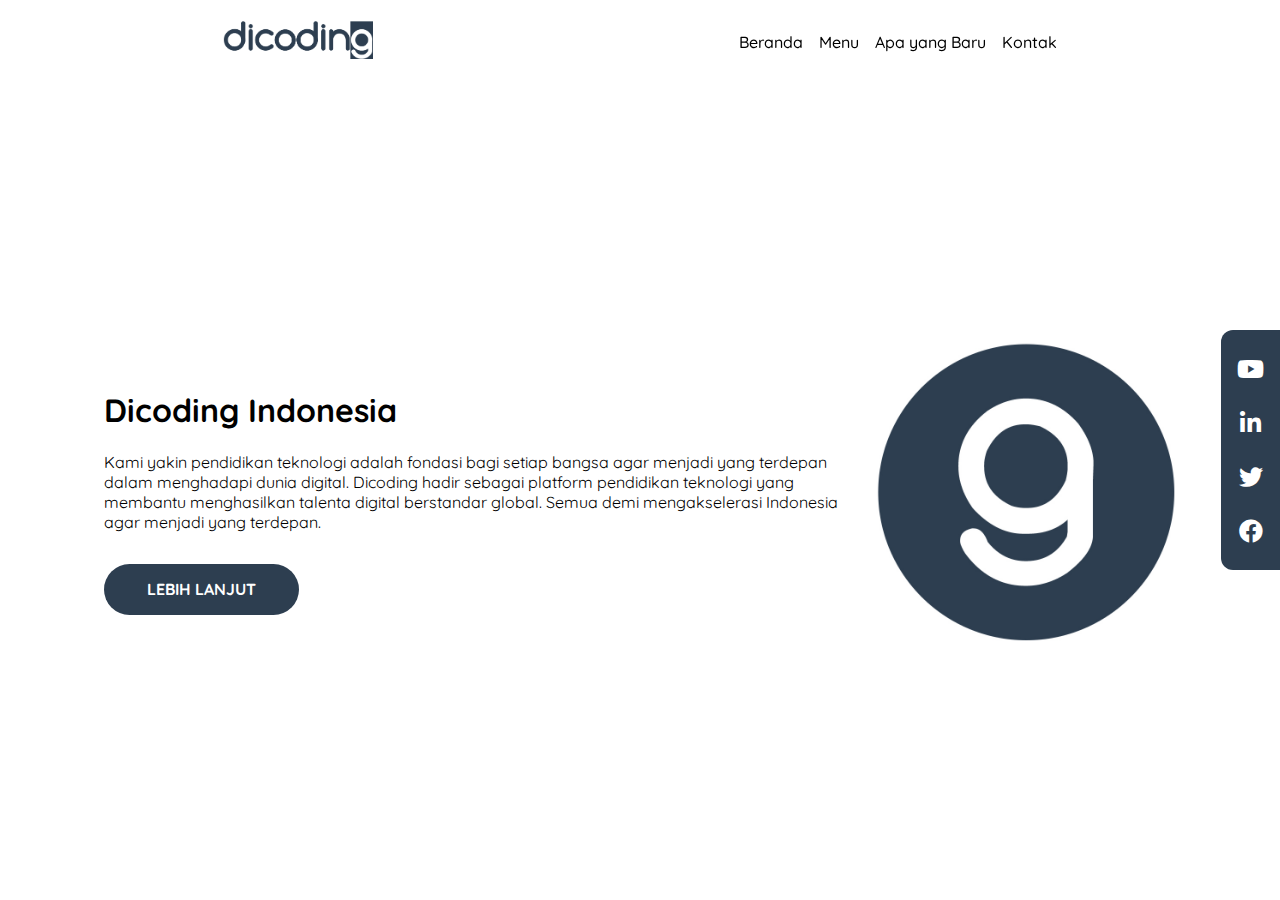
<file: landing-page-dicoding/index.html>
<!DOCTYPE html><html></html>
  <head>
    <meta charset="utf-8" />
    <meta name="viewport" content="width=device-width, initial-scale=1.0" />
    <title>Landing Page Dicoding</title>
 
    <!-- CSS -->
    <link rel="stylesheet" href="css/app.css" />

    <!-- Google Font -->
    <link rel="preconnect" href="https://fonts.googleapis.com">
    <link rel="preconnect" href="https://fonts.gstatic.com" crossorigin>
    <link href="https://fonts.googleapis.com/css2?family=Quicksand:wght@300..700&display=swap" rel="stylesheet">

    <!-- Font Awesome -->
    <link 
    rel="stylesheet" 
    href="https://cdnjs.cloudflare.com/ajax/libs/font-awesome/5.15.4/css/all.min.css" integrity="sha512-1ycn6IcaQQ40/MKBW2W4Rhis/DbILU74C1vSrLJxCq57o941Ym01SwNsOMqvEBFlcgUa6xLiPY/NS5R+E6ztJQ==" 
    crossorigin="anonymous" 
    referrerpolicy="no-referrer" />
  </head>
  <body>
    <header class="navbar-container">
        <div class="logo">
            <img src="img/dicoding-header-logo.png" alt="Dicoding Indonesia">
        </div>
        <nav class="nav-list">
            <ul>
                <li><a href="#">Beranda</a></li>
                <li><a href="#">Menu</a></li>
                <li><a href="#">Apa yang Baru</a></li>
                <li><a href="#">Kontak</a></li>
            </ul>
        </nav>
    </header>
    <main>
        <div class="content">
          <div class="content-description">
            <h1 class="title">Dicoding Indonesia</h1>
            <p>
              Kami yakin pendidikan teknologi adalah fondasi bagi setiap bangsa agar menjadi yang
              terdepan dalam menghadapi dunia digital. Dicoding hadir sebagai platform pendidikan
              teknologi yang membantu menghasilkan talenta digital berstandar global. Semua demi
              mengakselerasi Indonesia agar menjadi yang terdepan.
            </p>
            <button>Lebih lanjut</button>
          </div>
          <div class="content-image">
            <img src="img/circle-g.jpg" alt="Dicoding Indonesia" />
          </div>
        </div>
        <aside>
          <div class="social-media">
            <ul>
              <li><a href="#"><i class="fab fa-youtube"></i></a></li>
              <li><a href="#"><i class="fab fa-linkedin-in"></i></a></li>
              <li><a href="#"><i class="fab fa-twitter"></i></a></li>
              <li><a href="#"><i class="fab fa-facebook"></i></a></li>
            </ul>
          </div>
        </aside>
      </main>
  </body>
</html>
</file>
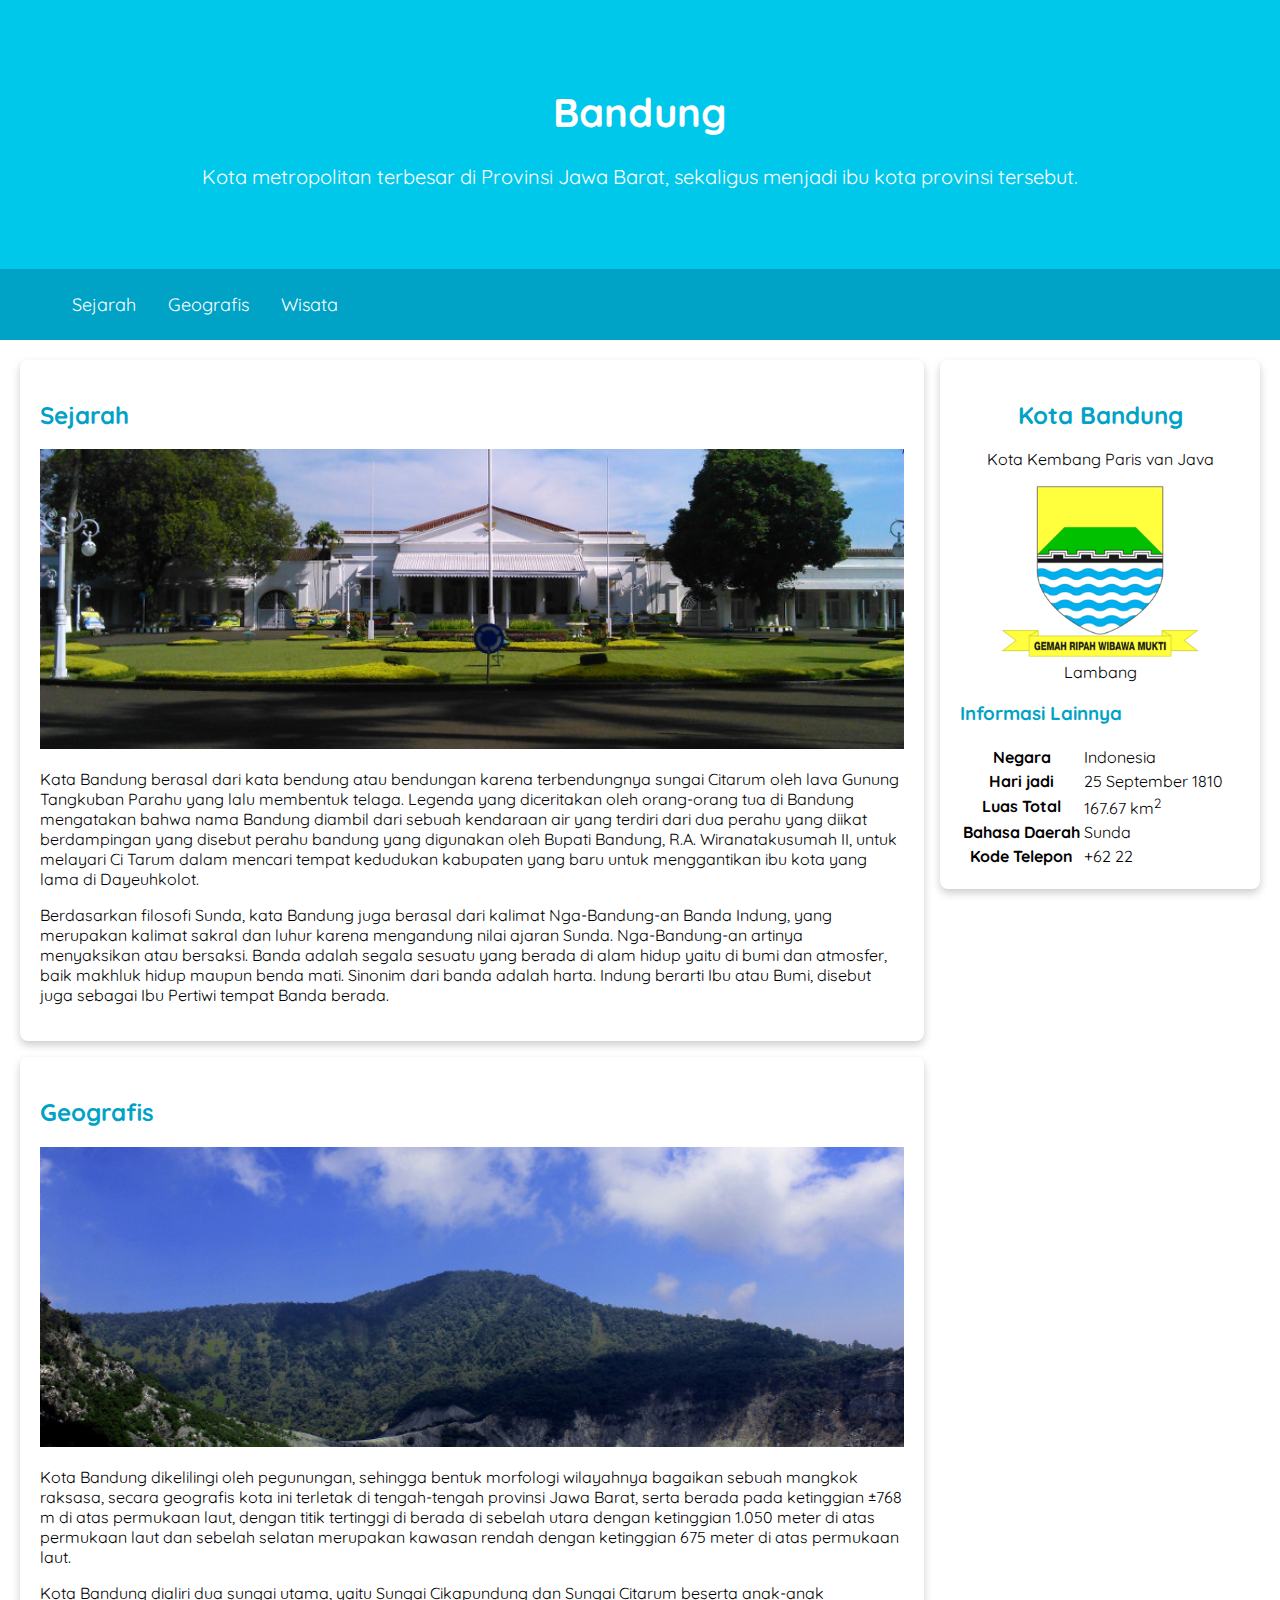
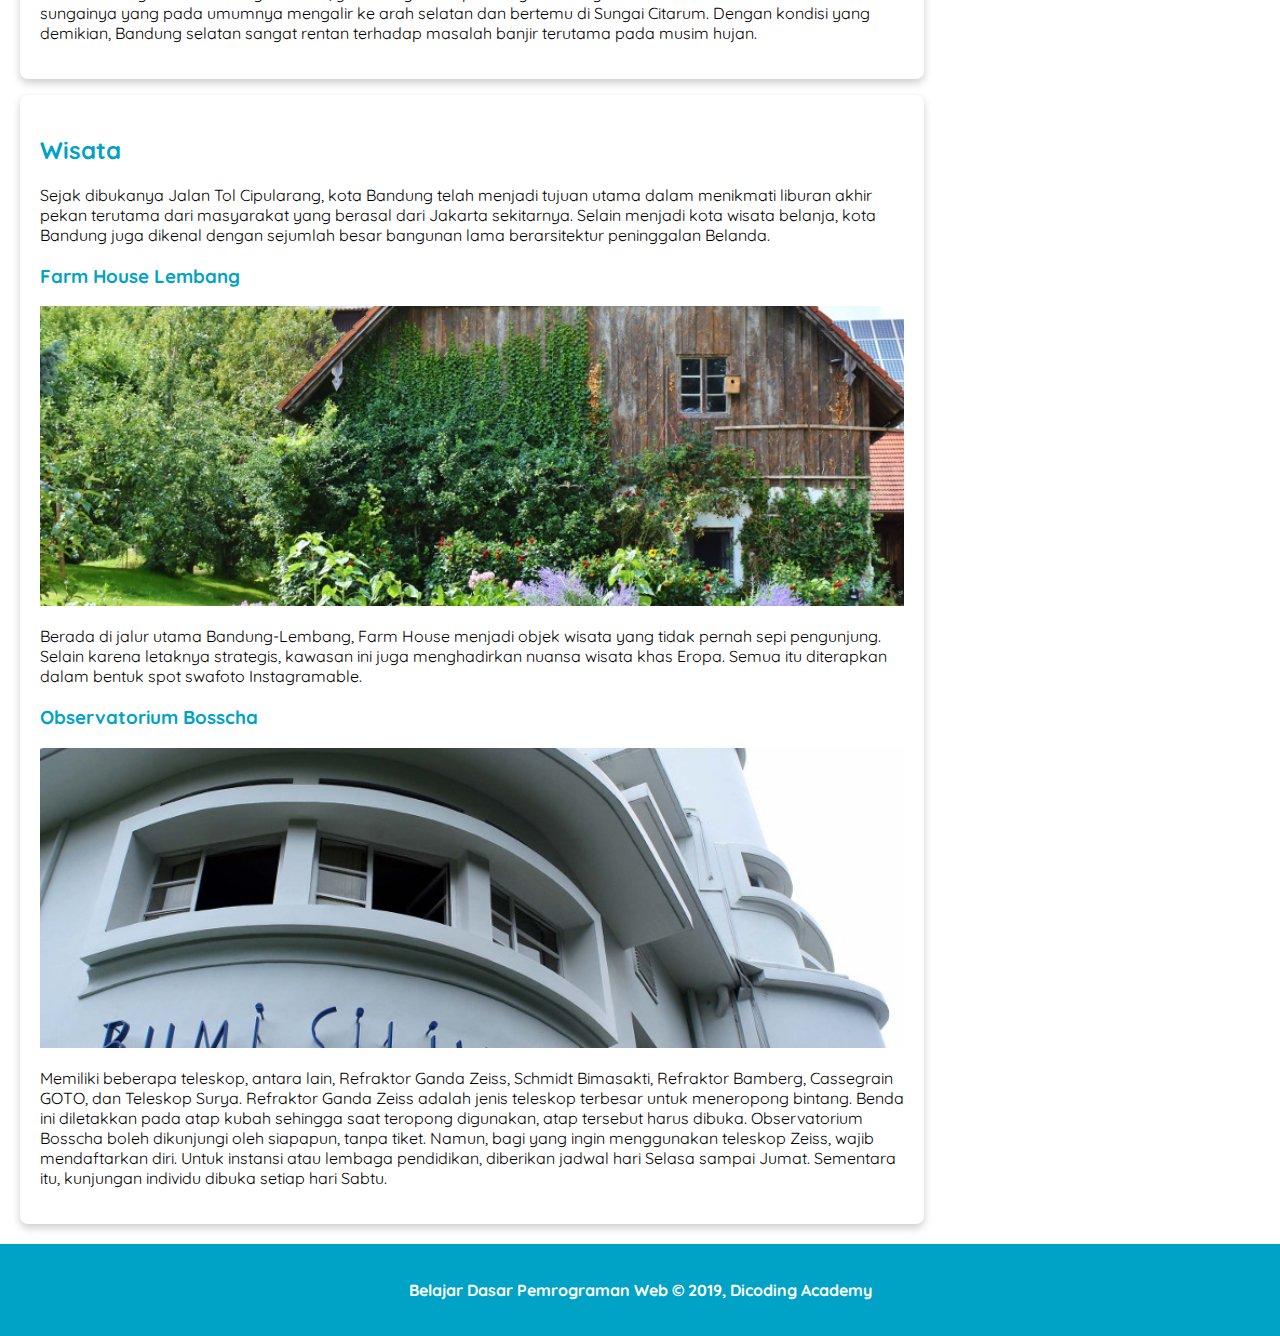
<file: dasar-web/bandung.html>
<!DOCTYPE html>
<html>
  <head>
    <meta charset="utf-8" />
    <meta name="viewport" content="width=device-width, initial-scale=1" />
    <title>Halaman Profil Bandung</title>
    <!-- Style -->
    <link rel="stylesheet" href="assets/styles/styles.css" />
    <!-- Font -->
    <link rel="preconnect" href="https://fonts.googleapis.com" />
    <link rel="preconnect" href="https://fonts.gstatic.com" crossorigin />
    <link
      href="https://fonts.googleapis.com/css2?family=Quicksand:wght@300..700&display=swap"
      rel="stylesheet"
    />
  </head>
  <body>
    <header>
      <div class="jumbotron">
        <h1>Bandung</h1>
        <p>
          Kota metropolitan terbesar di Provinsi Jawa Barat, sekaligus menjadi
          ibu kota provinsi tersebut.
        </p>
      </div>

      <nav>
        <ul>
          <li><a href="#sejarah">Sejarah</a></li>
          <li><a href="#geografis">Geografis</a></li>
          <li><a href="#wisata">Wisata</a></li>
        </ul>
      </nav>
    </header>

    <main>
      <!-- konten artikel -->
      <div id="content">
        <article id="sejarah" class="card">
          <h2>Sejarah</h2>
          <img
            class="featured-image"
            src="assets/images/history.jpg"
            alt="Sejarah"
          />
          <p>
            Kata Bandung berasal dari kata bendung atau bendungan karena
            terbendungnya sungai Citarum oleh lava Gunung Tangkuban Parahu yang
            lalu membentuk telaga. Legenda yang diceritakan oleh orang-orang tua
            di Bandung mengatakan bahwa nama Bandung diambil dari sebuah
            kendaraan air yang terdiri dari dua perahu yang diikat berdampingan
            yang disebut perahu bandung yang digunakan oleh Bupati Bandung, R.A.
            Wiranatakusumah II, untuk melayari Ci Tarum dalam mencari tempat
            kedudukan kabupaten yang baru untuk menggantikan ibu kota yang lama
            di Dayeuhkolot.
          </p>
          <p>
            Berdasarkan filosofi Sunda, kata Bandung juga berasal dari kalimat
            Nga-Bandung-an Banda Indung, yang merupakan kalimat sakral dan luhur
            karena mengandung nilai ajaran Sunda. Nga-Bandung-an artinya
            menyaksikan atau bersaksi. Banda adalah segala sesuatu yang berada
            di alam hidup yaitu di bumi dan atmosfer, baik makhluk hidup maupun
            benda mati. Sinonim dari banda adalah harta. Indung berarti Ibu atau
            Bumi, disebut juga sebagai Ibu Pertiwi tempat Banda berada.
          </p>
        </article>

        <article id="geografis" class="card">
          <h2>Geografis</h2>
          <img
            class="featured-image"
            src="assets/images/geografis.jpg"
            alt="Geografis"
          />
          <p>
            Kota Bandung dikelilingi oleh pegunungan, sehingga bentuk morfologi
            wilayahnya bagaikan sebuah mangkok raksasa, secara geografis kota
            ini terletak di tengah-tengah provinsi Jawa Barat, serta berada pada
            ketinggian ±768 m di atas permukaan laut, dengan titik tertinggi di
            berada di sebelah utara dengan ketinggian 1.050 meter di atas
            permukaan laut dan sebelah selatan merupakan kawasan rendah dengan
            ketinggian 675 meter di atas permukaan laut.
          </p>
          <p>
            Kota Bandung dialiri dua sungai utama, yaitu Sungai Cikapundung dan
            Sungai Citarum beserta anak-anak sungainya yang pada umumnya
            mengalir ke arah selatan dan bertemu di Sungai Citarum. Dengan
            kondisi yang demikian, Bandung selatan sangat rentan terhadap
            masalah banjir terutama pada musim hujan.
          </p>
        </article>

        <article id="wisata" class="card">
          <h2>Wisata</h2>
          <p>
            Sejak dibukanya Jalan Tol Cipularang, kota Bandung telah menjadi
            tujuan utama dalam menikmati liburan akhir pekan terutama dari
            masyarakat yang berasal dari Jakarta sekitarnya. Selain menjadi kota
            wisata belanja, kota Bandung juga dikenal dengan sejumlah besar
            bangunan lama berarsitektur peninggalan Belanda.
          </p>

          <section>
            <h3>Farm House Lembang</h3>
            <img
              class="featured-image"
              src="assets/images/farm-house.jpg"
              alt="Farm House Lembang"
            />
            <p>
              Berada di jalur utama Bandung-Lembang, Farm House menjadi objek
              wisata yang tidak pernah sepi pengunjung. Selain karena letaknya
              strategis, kawasan ini juga menghadirkan nuansa wisata khas Eropa.
              Semua itu diterapkan dalam bentuk spot swafoto Instagramable.
            </p>
          </section>

          <section>
            <h3>Observatorium Bosscha</h3>
            <img
              class="featured-image"
              src="assets/images/bosscha.jpg"
              alt="Observatorium Bosscha"
            />
            <p>
              Memiliki beberapa teleskop, antara lain, Refraktor Ganda Zeiss,
              Schmidt Bimasakti, Refraktor Bamberg, Cassegrain GOTO, dan
              Teleskop Surya. Refraktor Ganda Zeiss adalah jenis teleskop
              terbesar untuk meneropong bintang. Benda ini diletakkan pada atap
              kubah sehingga saat teropong digunakan, atap tersebut harus
              dibuka. Observatorium Bosscha boleh dikunjungi oleh siapapun,
              tanpa tiket. Namun, bagi yang ingin menggunakan teleskop Zeiss,
              wajib mendaftarkan diri. Untuk instansi atau lembaga pendidikan,
              diberikan jadwal hari Selasa sampai Jumat. Sementara itu,
              kunjungan individu dibuka setiap hari Sabtu.
            </p>
          </section>
        </article>
      </div>

      <!-- konten samping -->
      <aside>
        <article class="profile card">
          <header>
            <h2>Kota Bandung</h2>
            <p>Kota Kembang Paris van Java</p>
            <figure>
              <img src="assets/images/Bandung_coa.png" />
              <figcaption>Lambang</figcaption>
            </figure>
          </header>

          <section>
            <h3>Informasi Lainnya</h3>

            <table>
              <tr>
                <th>Negara</th>
                <td>Indonesia</td>
              </tr>
              <tr>
                <th>Hari jadi</th>
                <td>25 September 1810</td>
              </tr>
              <tr>
                <th>Luas Total</th>
                <td>167.67 km<sup>2</sup></td>
              </tr>
              <tr>
                <th>Bahasa Daerah</th>
                <td>Sunda</td>
              </tr>
              <tr>
                <th>Kode Telepon</th>
                <td>+62 22</td>
              </tr>
            </table>
          </section>
        </article>
      </aside>
    </main>

    <footer>
      <p>Belajar Dasar Pemrograman Web &copy; 2019, Dicoding Academy</p>
    </footer>
  </body>
</html>
</file>
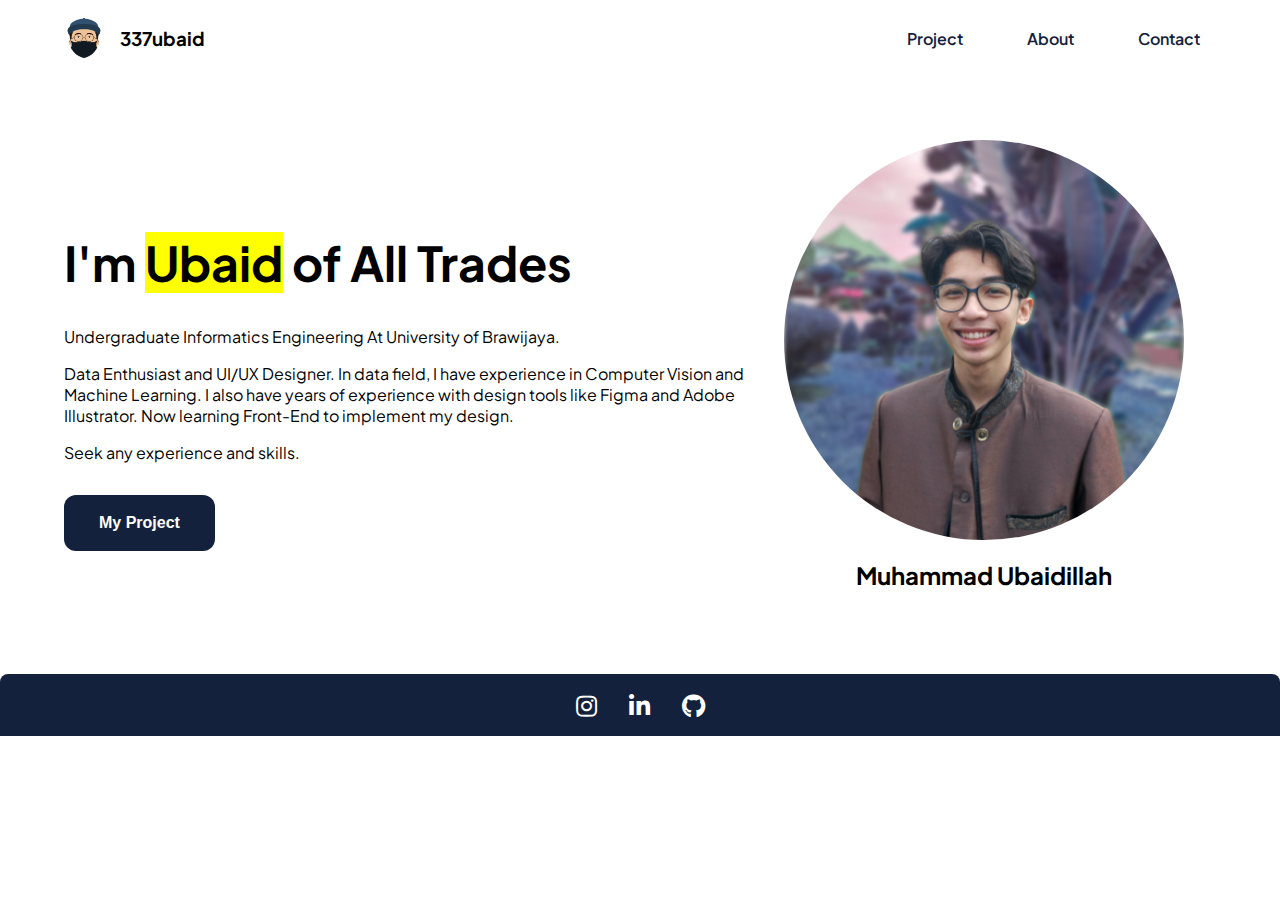
<file: submission/mainpage.html>
<!DOCTYPE html>
<html>
  <head>
    <meta charset="utf-8" />
    <meta name="viewport" content="width=device-width, initial-scale=1.0" />
    <link rel="icon" type="image/png" href="assets/img/icon.png" />
    <title>Welcome to 337ubaid</title>

    <!-- CSS -->
    <link rel="stylesheet" href="assets/css/style.css" />

    <!-- Google Font -->
    <link rel="preconnect" href="https://fonts.googleapis.com" />
    <link rel="preconnect" href="https://fonts.gstatic.com" crossorigin />
    <link
      href="https://fonts.googleapis.com/css2?family=Plus+Jakarta+Sans:ital,wght@0,200..800;1,200..800&display=swap"
      rel="stylesheet"
    />

    <!-- Font Awesome -->
    <link
      rel="stylesheet"
      href="https://cdnjs.cloudflare.com/ajax/libs/font-awesome/5.15.4/css/all.min.css"
      integrity="sha512-1ycn6IcaQQ40/MKBW2W4Rhis/DbILU74C1vSrLJxCq57o941Ym01SwNsOMqvEBFlcgUa6xLiPY/NS5R+E6ztJQ=="
      crossorigin="anonymous"
      referrerpolicy="no-referrer"
    />
  </head>
  <body>
    <header class="navbar-container">
      <div class="logo">
        <img src="assets/img/icon.png" alt="337ubaid" />
        <h3>337ubaid</h3>
      </div>
      <nav class="nav-list">
        <ul>
          <li><a href="#">Project</a></li>
          <li><a href="#">About</a></li>
          <li><a href="#">Contact</a></li>
        </ul>
      </nav>
    </header>
    <main>
      <article>
        <h1 class="title">I'm <mark>Ubaid</mark> of All Trades</h1>
        <p>Undergraduate Informatics Engineering At University of Brawijaya.</p>
        <p>
          Data Enthusiast and UI/UX Designer. In data field, I have experience
          in Computer Vision and Machine Learning. I also have years of
          experience with design tools like Figma and Adobe Illustrator. Now
          learning Front-End to implement my design.
        </p>
        <p>Seek any experience and skills.</p>
        <button
          onclick="window.open('https://www.figma.com/deck/tM7F957AXcvBmpccVY04v3','_blank');"
        >
          My Project
        </button>
      </article>

      <aside>
        <article class="profile-card">
          <img src="assets/img/profile.png" alt="337ubaid" />
          <h2>Muhammad Ubaidillah</h2>
        </article>
      </aside>
    </main>
    <footer>
      <div class="social-media">
        <ul>
          <li>
            <a href="https://www.instagram.com/337ubaid/" target="_blank"
              ><i class="fab fa-instagram"></i
            ></a>
          </li>
          <li>
            <a href="https://www.linkedin.com/in/337ubaid/" target="_blank"
              ><i class="fab fa-linkedin-in"></i
            ></a>
          </li>
          <li>
            <a href="https://github.com/337ubaid" target="_blank"
              ><i class="fab fa-github"></i
            ></a>
          </li>
        </ul>
      </div>
    </footer>
  </body>
</html>
</file>
<file: landing-page-dicoding/css/app.css>
*,
*::before,
*::after {
  box-sizing: border-box;
}

body {
  font-family: "Quicksand", sans-serif;

  height: 100vh;
  margin: 0;

  display: flex;
  flex-direction: column;
}

header.navbar-container {
  width: 100%;
  max-width: 1200px;
  padding-block: 1rem;
  margin-inline: auto;

  display: flex;
  justify-content: space-around;
  align-items: center;

  z-index: 9999;
}

header.navbar-container .logo img {
  width: 150px;
}

header.navbar-container .nav-list ul {
  padding-left: 0;

  display: flex;
  gap: 2rem 1rem;
  justify-content: center;
}

header.navbar-container .nav-list li {
  list-style: none;
}

header.navbar-container .nav-list li a {
  padding: auto;
  border-radius: 999px;

  text-decoration: none;
  font-size: 1rem;
  font-weight: 500;
  color: black;

  transition: all 0.2s ease-in-out;
}

header.navbar-container .nav-list li:hover a {
  background-color: #425c77;
  color: white;
}

main {
  flex: 1;
  width: 100%;
  max-width: 1200px;
  margin-inline: auto;
  padding: 2rem 4rem;

  display: flex;
  align-items: center;
}

main .content {
  flex: 1;

  display: flex;
  align-items: center;
}

main .content .content-desctiption {
  flex: 1 1;
}

main .content .content-desctiption .title {
  margin-block-end: 1rem;

  font-size: 3.5rem;
}

main .content .content-desctiption p {
  font-size: 1.2rem;
  line-height: 1.7rem;
}

main .content .content-description button {
  padding: 0.8rem 2.5rem;
  border: 3px solid transparent;
  border-radius: 999px;
  margin-block-start: 1rem;
  background-color: #2d3e50;
  color: white;
  font-family: "Quicksand", sans-serif;
  text-transform: uppercase;
  font-size: 1rem;
  font-weight: 700;
  cursor: pointer;
  transition: all 0.15s ease-in;
}

main .content .content-description button:hover {
  border: 3px solid #2d3e50;
  background-color: transparent;
  color: #2d3e50;
}

main .content .content-image {
  flex: 1;
  display: flex;
}

main .content .content-image img {
  width: 300px;
  min-width: 250px;
  margin: auto;
}

main aside {
  position: fixed;
  inset-block: 0;
  inset-inline-end: 0;
}
main aside .social-media {
  height: 100%;
  display: flex;
}
main aside .social-media ul {
  padding: 1.5rem 1rem;
  border-top-left-radius: 12px;
  border-bottom-left-radius: 12px;
  margin: auto;
  background-color: #2d3e50;
  display: flex;
  flex-flow: column nowrap;
  align-items: center;
  justify-content: center;
  gap: 1.5rem;
}
main aside .social-media li {
  list-style-type: none;
}

main aside .social-media li a {
  text-decoration: none;
  font-size: 1.5rem;
  color: white;
  transition: all 0.1s ease-in-out;
}
main aside .social-media li a:hover {
  color: #89b0d9;
}

/* Medium devices (768px dan di bawahnya) */
@media screen and (max-width: 768px) {
  header.navbar-container {
    flex-direction: column;
  }
  header.navbar-container .nav-list ul {
    flex-wrap: wrap;
    column-gap: 0.5rem;
  }
  main {
    padding: 1rem 3rem;
  }
  main .content {
    flex-direction: column;
    gap: 2rem;
  }
  main .content .content-description .title {
    font-size: 3rem;
  }
  main .content .content-description p {
    font-size: 1rem;
  }
  main .content .content-image {
    order: -1;
  }
}
</file>
<file: dasar-web/assets/styles/styles.css>
* {
  box-sizing: border-box;
}
body {
  font-family: "Quicksand", serif;
  margin: 0;
  padding: 0;
}
h2,
h3 {
  color: #00a2c6;
}
header {
  display: inline;
}
nav {
  background-color: #00a2c6;
  padding: 8px;

  position: sticky;
  top: 0;
}
nav a {
  font-size: 18px;
  font-weight: 400;
  text-decoration: none;
  color: white;
}

nav a:hover {
  font-weight: bold;
}
nav ul {
  padding-inline: 4rem;
  display: flex;

  gap: 2rem;
}
nav li {
  list-style-type: none;
}

main {
  padding: 20px;

  display: flex;
  gap: 1rem;
}
aside {
  flex: 1;
}

footer {
  padding: 20px;
  color: white;
  background-color: #00a2c6;
  text-align: center;
  font-weight: bold;
}
#content {
  flex: 5;
  display: flex;
  flex-flow: column nowrap;
  gap: 1rem 2rem;
}

.profile header {
  text-align: center;
}
.profile img {
  width: 200px;
}
.featured-image {
  width: 100%;
  max-height: 300px;
  object-fit: cover;
  object-position: center;
}
.card {
  box-shadow: 0 4px 8px 0 rgba(0, 0, 0, 0.2);
  border-radius: 8px;
  padding: 20px;
}
.jumbotron {
  font-size: 20px;
  padding: 60px;
  background-color: #00c8eb;
  text-align: center;
  color: white;
}

@media screen and (max-width: 1200px) {
  main {
    flex-flow: column nowrap;
  }
  main aside {
    align-self: center;
  }
}
@media screen and (max-width: 768px) {
  nav ul {
    justify-content: center;
  }
  main aside {
    align-self: stretch;
  }
}
</file>
<file: submission/assets/css/style.css>
*,
*::before,
*::after {
  box-sizing: border-box;
}

body {
  font-family: "Plus Jakarta Sans", sans-serif;
  margin: 0;
  padding: 0;
}
header.navbar-container {
  width: 100%;
  padding: 8px 64px;
  margin-inline: auto;

  display: flex;
  justify-content: space-between;
  align-items: center;
}
header.navbar-container .logo {
  display: flex;
  align-items: center;
  gap: 1rem;
}
header.navbar-container .logo img {
  width: 40px;
}
header.navbar-container .nav-list ul {
  padding-left: 0;

  display: flex;
  gap: 1rem 2rem;
  justify-content: center;
}
header.navbar-container .nav-list li {
  list-style: none;
}
header.navbar-container .nav-list li a {
  padding: 8px 16px;
  border-radius: 12px;

  text-decoration: none;
  font-size: 1rem;
  font-weight: 600;
  color: #14213d;

  transition: all 0.2s ease-in-out;
}
header.navbar-container .nav-list li:hover a {
  background-color: #14213d;
  color: yellow;
}

main {
  flex: 1;
  width: 100%;
  max-width: 1400px;
  margin-inline: auto;
  padding: 4rem;

  display: flex;
  align-items: center;
}
main .title {
  font-size: 3rem;
}
main p {
  max-width: 60ch;
}

main button {
  text-decoration: none;

  padding: 16px 32px;
  border: 3px solid transparent;
  border-radius: 12px;
  margin-block-start: 1rem;
  font-size: 1rem;
  font-weight: 700;
  cursor: pointer;

  background-color: #14213d;
  color: white;

  transition: all 0.15s ease-in;
}

main button:hover {
  border: 3px solid #353649;
  background-color: yellow;
  color: #353649;
}
aside .profile-card {
  display: flex;
  flex-direction: column;
  align-items: center;
}
aside img {
  width: 400px;
  border-radius: 999px;
}

footer .social-media {
  width: 100%;
  display: flex;
}
footer .social-media ul {
  padding: 16px 32px;
  border-top-left-radius: 8px;
  border-top-right-radius: 8px;
  margin: auto;
  background-color: #14213d;
  display: flex;
  flex-grow: 1;
  align-items: center;
  justify-content: center;
  gap: 2rem;
}
footer .social-media li {
  list-style-type: none;
}
footer .social-media li a {
  text-decoration: none;
  font-size: 1.5rem;
  color: white;
  transition: all 0.1s ease-in-out;
}
footer .social-media li a:hover {
  color: yellow;
}

@media screen and (max-width: 768px) {
  main {
    flex-direction: column;
  }
  aside {
    order: -1;
  }
  aside .profile-card {
    display: flex;
    flex-direction: row;
    align-items: center;
    gap: 16px;
  }
  aside img {
    width: 200px;
  }
}
</file>
